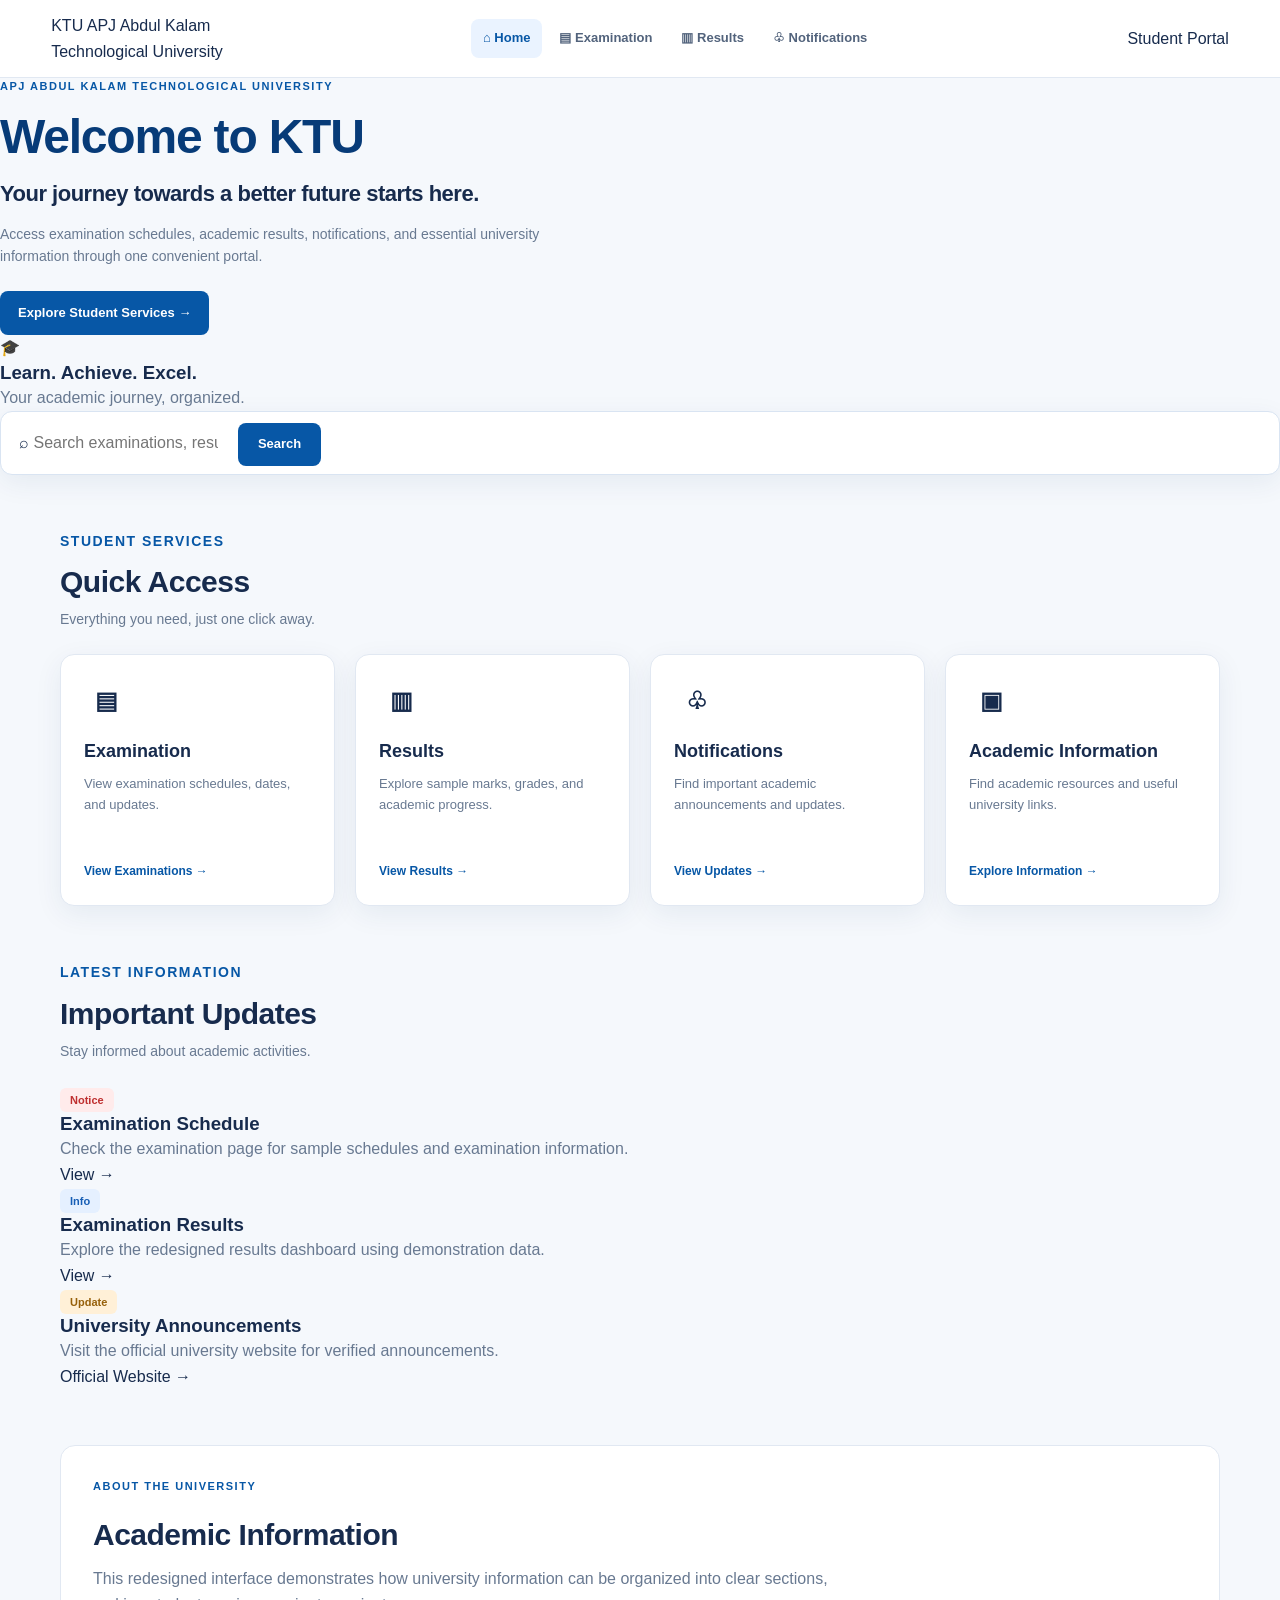
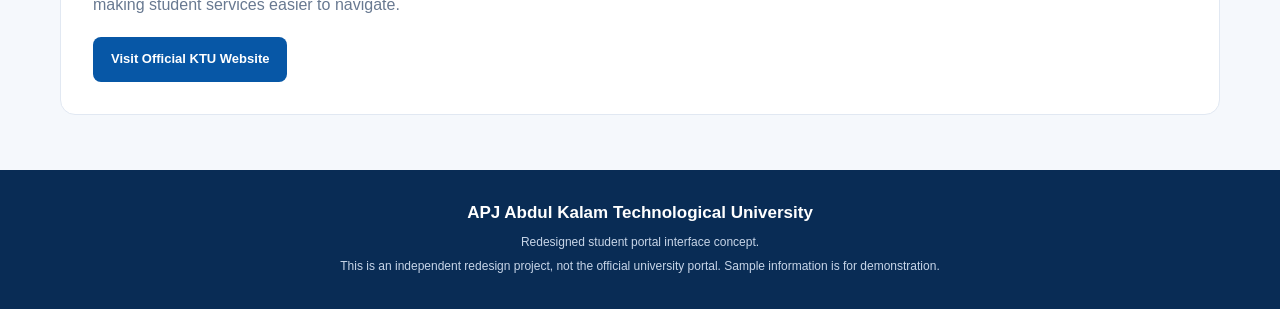
<file: index.html>
<!DOCTYPE html>
<html lang="en">
<head>
    <meta charset="UTF-8">
    <meta name="viewport" content="width=device-width, initial-scale=1.0">

    <title>APJ Abdul Kalam Technological University</title>

    <link rel="stylesheet" href="style.css">
    <script src="script.js" defer></script>
</head>

<body>

    <!-- Header -->
    <header class="navbar">
        <a href="index.html" class="logo">
            <span class="ktu-emblem">KTU</span>
            <span class="university-name">
                APJ Abdul Kalam<br>
                Technological University
            </span>
        </a>

        <nav>
            <a href="index.html" class="active">⌂ Home</a>
            <a href="examination.html">▤ Examination</a>
            <a href="results.html">▥ Results</a>
            <a href="#notifications">♧ Notifications</a>
        </nav>

        <a href="#quick-access" class="header-profile">Student Portal</a>
    </header>

    <main>

        <!-- Hero Section -->
        <section class="ktu-hero">

            <div class="hero-content">
                <p class="eyebrow">APJ ABDUL KALAM TECHNOLOGICAL UNIVERSITY</p>

                <h1>Welcome to KTU</h1>

                <h2>Your journey towards a better future starts here.</h2>

                <p>
                    Access examination schedules, academic results,
                    notifications, and essential university information
                    through one convenient portal.
                </p>

                <a href="#quick-access" class="primary-button">
                    Explore Student Services →
                </a>
            </div>

            <div class="hero-illustration">
                <div class="illustration-icon">🎓</div>
                <h3>Learn. Achieve. Excel.</h3>
                <p>Your academic journey, organized.</p>
            </div>

        </section>

        <!-- Search -->
        <section class="portal-search">
            <form id="portalSearchForm">
                <span class="search-icon">⌕</span>

                <input
                    type="search"
                    id="portalSearch"
                    placeholder="Search examinations, results, notifications..."
                    aria-label="Search portal"
                >

                <button type="submit">Search</button>
            </form>

            <p id="portalSearchMessage" aria-live="polite"></p>
        </section>

        <!-- Quick Access -->
        <section class="section" id="quick-access">

            <div class="section-heading">
                <div>
                    <p class="eyebrow">STUDENT SERVICES</p>
                    <h2>Quick Access</h2>
                    <p>Everything you need, just one click away.</p>
                </div>
            </div>

            <div class="quick-grid">

                <article class="quick-card exam-quick">
                    <div class="quick-icon">▤</div>
                    <h3>Examination</h3>
                    <p>View examination schedules, dates, and updates.</p>
                    <a href="examination.html">View Examinations →</a>
                </article>

                <article class="quick-card result-quick">
                    <div class="quick-icon">▥</div>
                    <h3>Results</h3>
                    <p>Explore sample marks, grades, and academic progress.</p>
                    <a href="results.html">View Results →</a>
                </article>

                <article class="quick-card notification-quick">
                    <div class="quick-icon">♧</div>
                    <h3>Notifications</h3>
                    <p>Find important academic announcements and updates.</p>
                    <a href="#notifications">View Updates →</a>
                </article>

                <article class="quick-card academic-quick">
                    <div class="quick-icon">▣</div>
                    <h3>Academic Information</h3>
                    <p>Find academic resources and useful university links.</p>
                    <a href="#academic-info">Explore Information →</a>
                </article>

            </div>
        </section>

        <!-- Important Updates -->
        <section class="section updates-section" id="notifications">

            <div class="section-heading">
                <div>
                    <p class="eyebrow">LATEST INFORMATION</p>
                    <h2>Important Updates</h2>
                    <p>Stay informed about academic activities.</p>
                </div>
            </div>

            <div class="announcements">

                <article class="announcement">
                    <span class="notice-label">Notice</span>

                    <div>
                        <h3>Examination Schedule</h3>
                        <p>
                            Check the examination page for sample
                            schedules and examination information.
                        </p>
                    </div>

                    <a href="examination.html">View →</a>
                </article>

                <article class="announcement">
                    <span class="notice-label info-label">Info</span>

                    <div>
                        <h3>Examination Results</h3>
                        <p>
                            Explore the redesigned results dashboard
                            using demonstration data.
                        </p>
                    </div>

                    <a href="results.html">View →</a>
                </article>

                <article class="announcement">
                    <span class="notice-label warning-label">Update</span>

                    <div>
                        <h3>University Announcements</h3>
                        <p>
                            Visit the official university website
                            for verified announcements.
                        </p>
                    </div>

                    <a
                        href="https://ktu.edu.in/"
                        target="_blank"
                        rel="noopener noreferrer"
                    >
                        Official Website →
                    </a>
                </article>

            </div>
        </section>

        <!-- Academic Information -->
        <section class="section academic-info" id="academic-info">
            <p class="eyebrow">ABOUT THE UNIVERSITY</p>
            <h2>Academic Information</h2>

            <p>
                This redesigned interface demonstrates how university
                information can be organized into clear sections,
                making student services easier to navigate.
            </p>

            <a
                href="https://ktu.edu.in/"
                target="_blank"
                rel="noopener noreferrer"
                class="primary-button"
            >
                Visit Official KTU Website
            </a>
        </section>

    </main>

    <!-- Footer -->
    <footer class="footer">
        <h3>APJ Abdul Kalam Technological University</h3>
        <p>Redesigned student portal interface concept.</p>
        <p>
            This is an independent redesign project, not the official
            university portal. Sample information is for demonstration.
        </p>
    </footer>

</body>
</html>
</file>
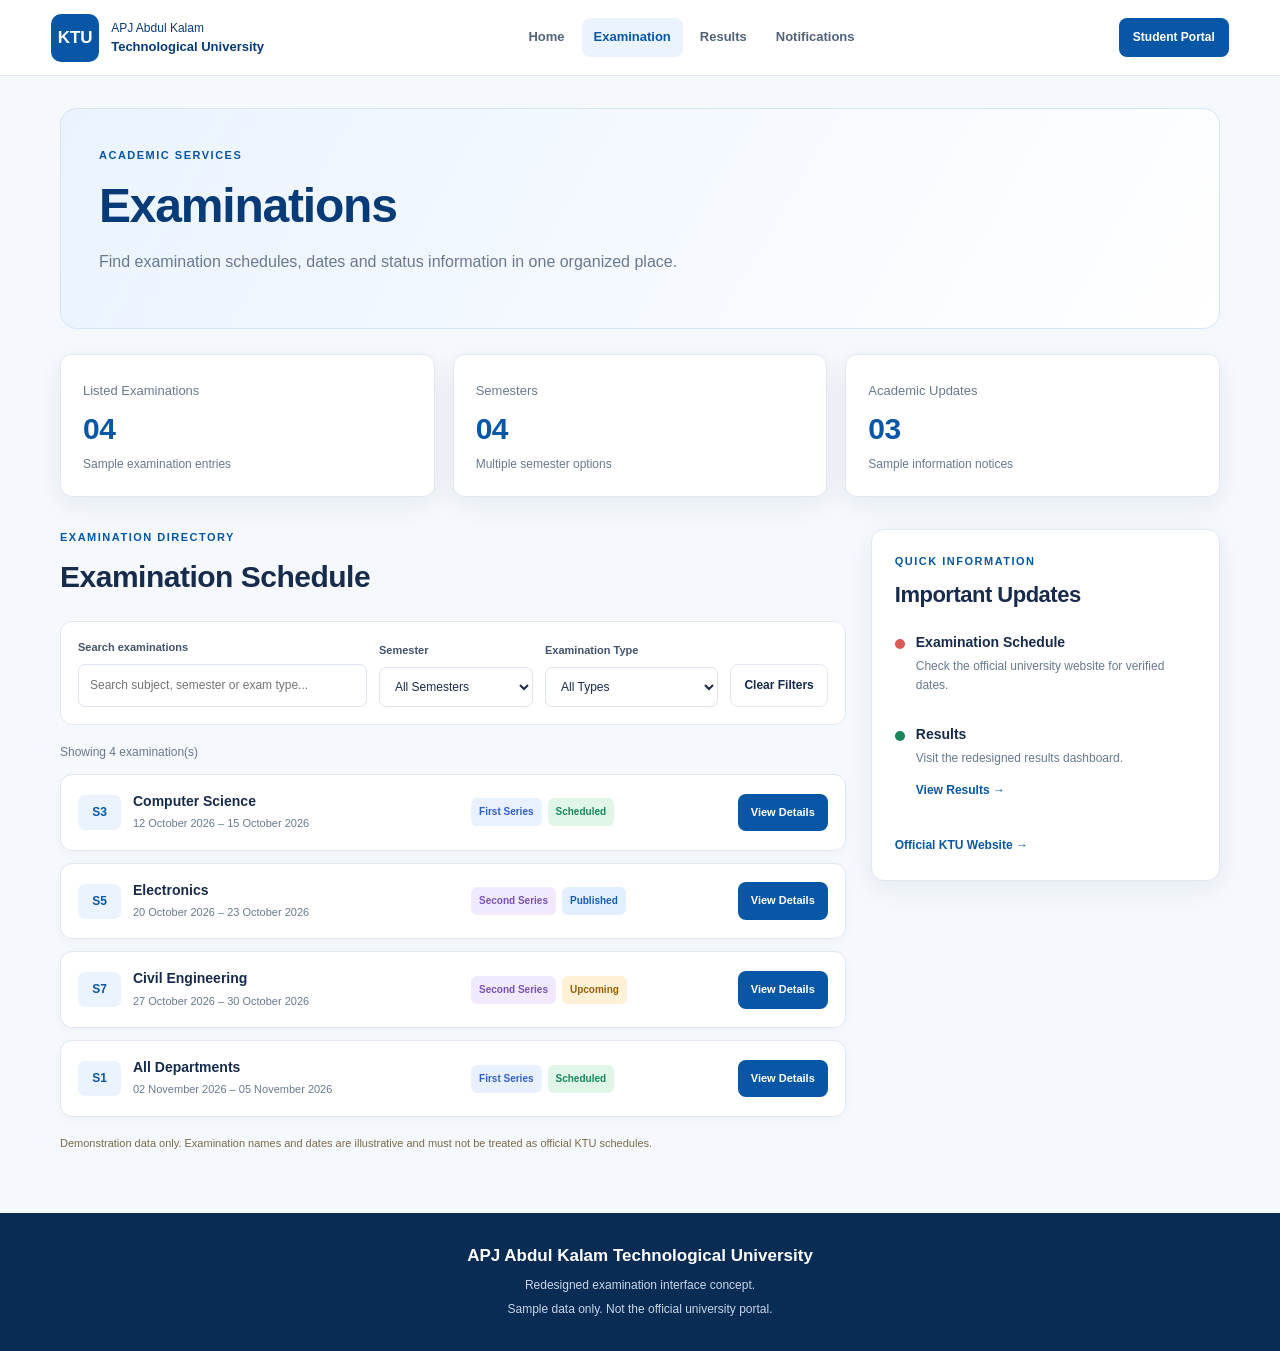
<file: examination.html>
<!DOCTYPE html>
<html lang="en">
<head>
    <meta charset="UTF-8">
    <meta name="viewport" content="width=device-width, initial-scale=1.0">
    <title>KTU | Examination</title>
    <link rel="stylesheet" href="style.css">
    <script src="script.js" defer></script>
</head>
<body>

<header class="navbar">
    <a href="index.html" class="brand">
        <span class="brand-logo">KTU</span>
        <span class="brand-text">
            APJ Abdul Kalam<br>
            <strong>Technological University</strong>
        </span>
    </a>

    <nav>
        <a href="index.html">Home</a>
        <a href="examination.html" class="active">Examination</a>
        <a href="results.html">Results</a>
        <a href="index.html#notifications">Notifications</a>
    </nav>

    <a href="index.html#quick-access" class="profile-button">Student Portal</a>
</header>

<main class="page-container">

    <section class="page-hero">
        <span class="eyebrow">ACADEMIC SERVICES</span>
        <h1>Examinations</h1>
        <p>
            Find examination schedules, dates and status information
            in one organized place.
        </p>
    </section>

    <section class="exam-stat-grid">
        <article class="stat-card">
            <span>Listed Examinations</span>
            <h2>04</h2>
            <p>Sample examination entries</p>
        </article>

        <article class="stat-card">
            <span>Semesters</span>
            <h2>04</h2>
            <p>Multiple semester options</p>
        </article>

        <article class="stat-card">
            <span>Academic Updates</span>
            <h2>03</h2>
            <p>Sample information notices</p>
        </article>
    </section>

    <section class="exam-layout">

        <div class="exam-main">
            <div class="section-heading">
                <div>
                    <span class="eyebrow">EXAMINATION DIRECTORY</span>
                    <h2>Examination Schedule</h2>
                </div>
            </div>

            <div class="filter-panel">

                <div class="filter-field search-field">
                    <label for="examSearch">Search examinations</label>
                    <input
                        type="search"
                        id="examSearch"
                        placeholder="Search subject, semester or exam type..."
                    >
                </div>

                <div class="filter-field">
                    <label for="semesterFilter">Semester</label>
                    <select id="semesterFilter">
                        <option value="all">All Semesters</option>
                        <option value="S1">Semester 1</option>
                        <option value="S3">Semester 3</option>
                        <option value="S5">Semester 5</option>
                        <option value="S7">Semester 7</option>
                    </select>
                </div>

                <div class="filter-field">
                    <label for="examTypeFilter">Examination Type</label>
                    <select id="examTypeFilter">
                        <option value="all">All Types</option>
                        <option value="First Series">First Series</option>
                        <option value="Second Series">Second Series</option>
                    </select>
                </div>

                <button type="button" id="clearExamFilters" class="secondary-button">
                    Clear Filters
                </button>

            </div>

            <p id="examCount" class="result-count" aria-live="polite"></p>

            <div class="exam-list" id="examList">

                <article class="exam-item"
                    data-semester="S3"
                    data-type="First Series">

                    <div class="exam-item-main">
                        <span class="semester-tag">S3</span>
                        <div>
                            <h3>Computer Science</h3>
                            <p>12 October 2026 – 15 October 2026</p>
                        </div>
                    </div>

                    <div class="exam-badges">
                        <span class="type-badge">First Series</span>
                        <span class="status-badge scheduled">Scheduled</span>
                    </div>

                    <button
                        class="primary-button small-button"
                        type="button"
                        data-exam-details="Computer Science"
                        data-exam-date="12 October 2026 – 15 October 2026"
                    >
                        View Details
                    </button>
                </article>

                <article class="exam-item"
                    data-semester="S5"
                    data-type="Second Series">

                    <div class="exam-item-main">
                        <span class="semester-tag">S5</span>
                        <div>
                            <h3>Electronics</h3>
                            <p>20 October 2026 – 23 October 2026</p>
                        </div>
                    </div>

                    <div class="exam-badges">
                        <span class="type-badge second-series">Second Series</span>
                        <span class="status-badge published">Published</span>
                    </div>

                    <button
                        class="primary-button small-button"
                        type="button"
                        data-exam-details="Electronics"
                        data-exam-date="20 October 2026 – 23 October 2026"
                    >
                        View Details
                    </button>
                </article>

                <article class="exam-item"
                    data-semester="S7"
                    data-type="Second Series">

                    <div class="exam-item-main">
                        <span class="semester-tag">S7</span>
                        <div>
                            <h3>Civil Engineering</h3>
                            <p>27 October 2026 – 30 October 2026</p>
                        </div>
                    </div>

                    <div class="exam-badges">
                        <span class="type-badge second-series">Second Series</span>
                        <span class="status-badge upcoming">Upcoming</span>
                    </div>

                    <button
                        class="primary-button small-button"
                        type="button"
                        data-exam-details="Civil Engineering"
                        data-exam-date="27 October 2026 – 30 October 2026"
                    >
                        View Details
                    </button>
                </article>

                <article class="exam-item"
                    data-semester="S1"
                    data-type="First Series">

                    <div class="exam-item-main">
                        <span class="semester-tag">S1</span>
                        <div>
                            <h3>All Departments</h3>
                            <p>02 November 2026 – 05 November 2026</p>
                        </div>
                    </div>

                    <div class="exam-badges">
                        <span class="type-badge">First Series</span>
                        <span class="status-badge scheduled">Scheduled</span>
                    </div>

                    <button
                        class="primary-button small-button"
                        type="button"
                        data-exam-details="All Departments"
                        data-exam-date="02 November 2026 – 05 November 2026"
                    >
                        View Details
                    </button>
                </article>

            </div>

            <div id="noExams" class="empty-state" hidden>
                <h3>No examinations found</h3>
                <p>Try another search term or clear your filters.</p>
            </div>

            <p class="demo-notice">
                Demonstration data only. Examination names and dates are
                illustrative and must not be treated as official KTU schedules.
            </p>
        </div>

        <aside class="exam-sidebar">
            <span class="eyebrow">QUICK INFORMATION</span>
            <h2>Important Updates</h2>

            <div class="sidebar-update">
                <span class="sidebar-dot"></span>
                <div>
                    <h3>Examination Schedule</h3>
                    <p>Check the official university website for verified dates.</p>
                </div>
            </div>

            <div class="sidebar-update">
                <span class="sidebar-dot green-dot"></span>
                <div>
                    <h3>Results</h3>
                    <p>Visit the redesigned results dashboard.</p>
                    <a href="results.html">View Results →</a>
                </div>
            </div>

            <a
                href="https://ktu.edu.in/"
                target="_blank"
                rel="noopener noreferrer"
                class="official-link"
            >
                Official KTU Website →
            </a>
        </aside>

    </section>

    <dialog id="examDialog" class="exam-dialog">
        <div class="dialog-content">
            <button type="button" id="closeExamDialog" class="dialog-close"
                aria-label="Close dialog">×</button>

            <span class="eyebrow">EXAMINATION DETAILS</span>
            <h2 id="dialogExamTitle">Examination</h2>
            <p id="dialogExamDate"></p>

            <p class="demo-notice">
                This is sample information, not an official examination notification.
            </p>

            <button type="button" id="dialogOkay" class="primary-button">
                Close
            </button>
        </div>
    </dialog>

</main>

<footer class="footer">
    <h3>APJ Abdul Kalam Technological University</h3>
    <p>Redesigned examination interface concept.</p>
    <p>Sample data only. Not the official university portal.</p>
</footer>

</body>
</html>
</file>
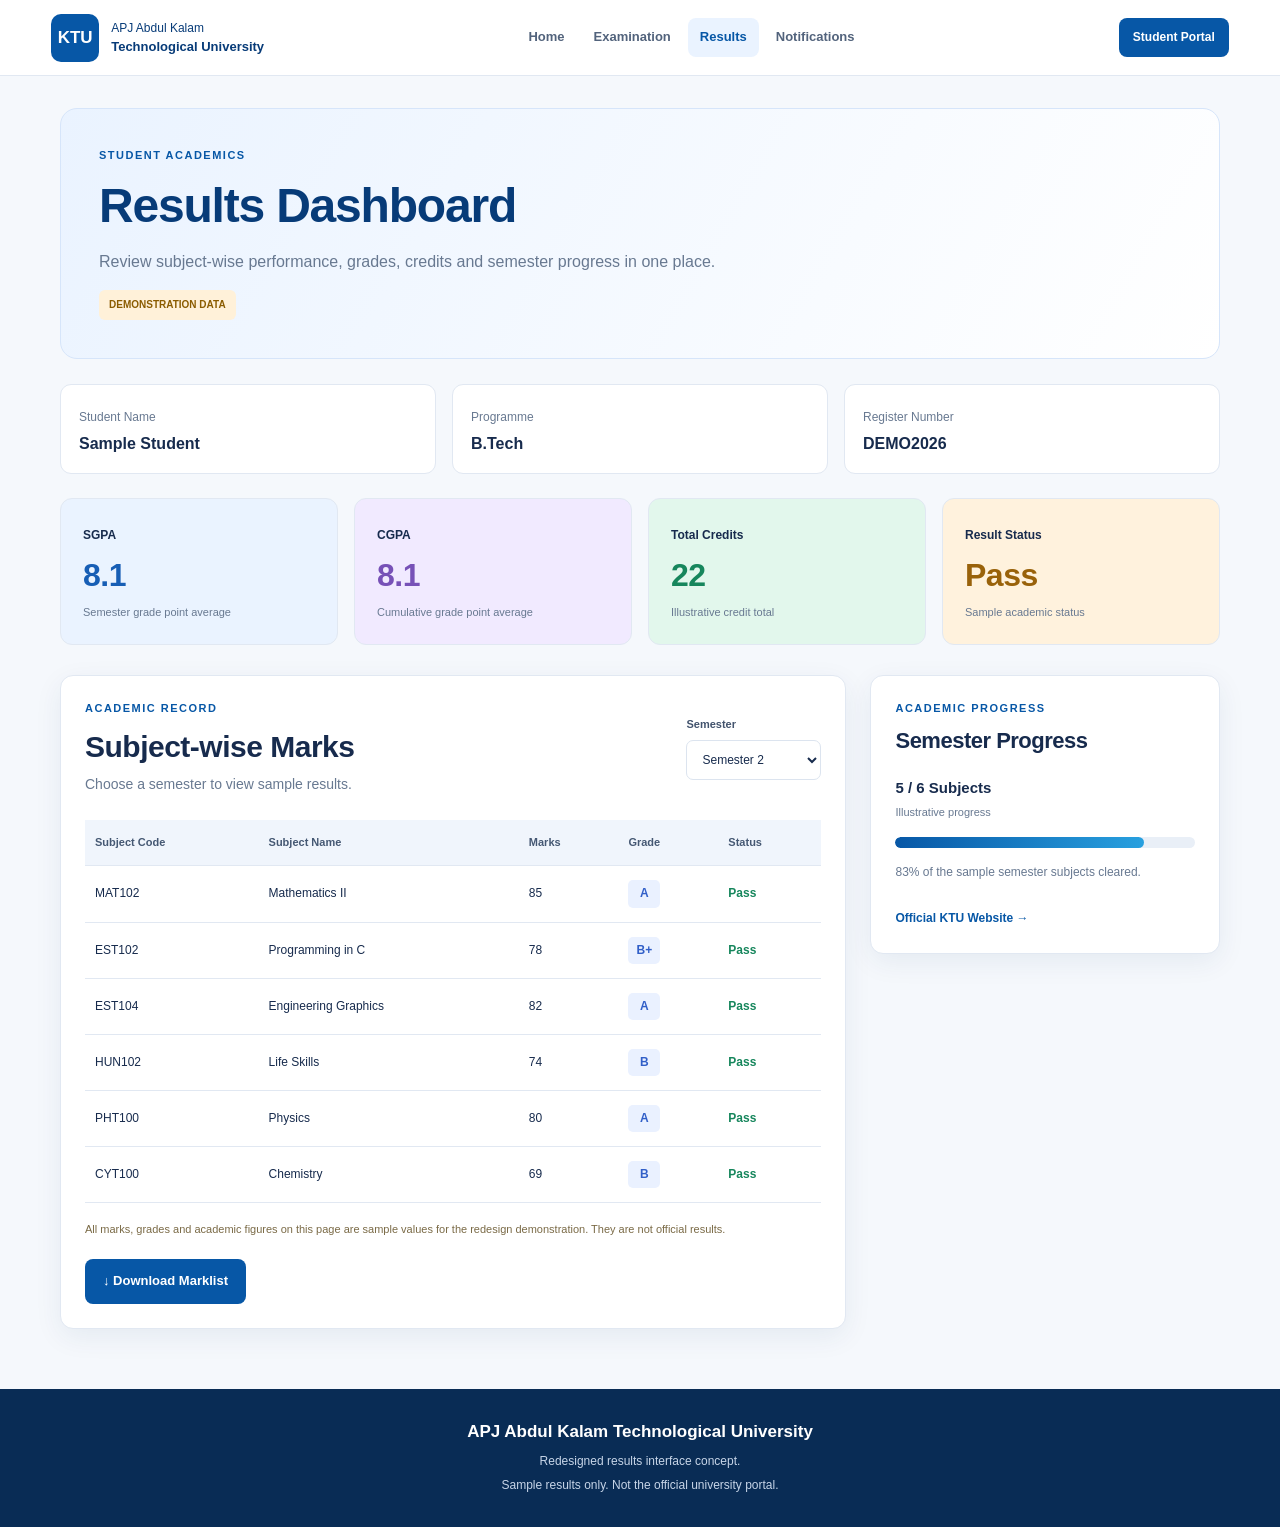
<file: results.html>
<!DOCTYPE html>
<html lang="en">
<head>
    <meta charset="UTF-8">
    <meta name="viewport" content="width=device-width, initial-scale=1.0">
    <title>KTU | Results</title>
    <link rel="stylesheet" href="style.css">
    <script src="script.js" defer></script>
</head>
<body>

<header class="navbar">
    <a href="index.html" class="brand">
        <span class="brand-logo">KTU</span>
        <span class="brand-text">
            APJ Abdul Kalam<br>
            <strong>Technological University</strong>
        </span>
    </a>

    <nav>
        <a href="index.html">Home</a>
        <a href="examination.html">Examination</a>
        <a href="results.html" class="active">Results</a>
        <a href="index.html#notifications">Notifications</a>
    </nav>

    <a href="index.html#quick-access" class="profile-button">Student Portal</a>
</header>

<main class="page-container">

    <section class="page-hero">
        <span class="eyebrow">STUDENT ACADEMICS</span>
        <h1>Results Dashboard</h1>
        <p>
            Review subject-wise performance, grades, credits
            and semester progress in one place.
        </p>
        <span class="demo-label">DEMONSTRATION DATA</span>
    </section>

    <section class="student-summary">
        <div>
            <span>Student Name</span>
            <h3>Sample Student</h3>
        </div>

        <div>
            <span>Programme</span>
            <h3>B.Tech</h3>
        </div>

        <div>
            <span>Register Number</span>
            <h3>DEMO2026</h3>
        </div>
    </section>

    <section class="performance-grid">

        <article class="performance-card blue-performance">
            <span>SGPA</span>
            <h2 id="sgpaValue">7.8</h2>
            <p>Semester grade point average</p>
        </article>

        <article class="performance-card purple-performance">
            <span>CGPA</span>
            <h2 id="cgpaValue">7.5</h2>
            <p>Cumulative grade point average</p>
        </article>

        <article class="performance-card green-performance">
            <span>Total Credits</span>
            <h2 id="creditValue">24</h2>
            <p>Illustrative credit total</p>
        </article>

        <article class="performance-card orange-performance">
            <span>Result Status</span>
            <h2 id="resultStatus">Pass</h2>
            <p>Sample academic status</p>
        </article>

    </section>

    <section class="results-layout">

        <div class="results-main">
            <div class="section-heading">
                <div>
                    <span class="eyebrow">ACADEMIC RECORD</span>
                    <h2>Subject-wise Marks</h2>
                    <p>Choose a semester to view sample results.</p>
                </div>

                <div class="semester-picker">
                    <label for="resultSemester">Semester</label>
                    <select id="resultSemester">
                        <option value="2">Semester 2</option>
                        <option value="4">Semester 4</option>
                        <option value="6">Semester 6</option>
                        <option value="8">Semester 8</option>
                    </select>
                </div>
            </div>

            <div class="table-wrapper">
                <table class="results-table">
                    <thead>
                        <tr>
                            <th>Subject Code</th>
                            <th>Subject Name</th>
                            <th>Marks</th>
                            <th>Grade</th>
                            <th>Status</th>
                        </tr>
                    </thead>

                    <tbody id="resultTableBody">
                        <tr>
                            <td>CS101</td>
                            <td>Mathematics</td>
                            <td>85</td>
                            <td><span class="grade-pill">A</span></td>
                            <td><span class="pass-label">Pass</span></td>
                        </tr>

                        <tr>
                            <td>CS102</td>
                            <td>Physics</td>
                            <td>78</td>
                            <td><span class="grade-pill">B+</span></td>
                            <td><span class="pass-label">Pass</span></td>
                        </tr>

                        <tr>
                            <td>CS103</td>
                            <td>Chemistry</td>
                            <td>72</td>
                            <td><span class="grade-pill">B</span></td>
                            <td><span class="pass-label">Pass</span></td>
                        </tr>

                        <tr>
                            <td>CS104</td>
                            <td>English</td>
                            <td>68</td>
                            <td><span class="grade-pill">B</span></td>
                            <td><span class="pass-label">Pass</span></td>
                        </tr>
                    </tbody>
                </table>
            </div>

            <p class="demo-notice">
                All marks, grades and academic figures on this page are sample
                values for the redesign demonstration. They are not official results.
            </p>

            <button type="button" id="downloadResults" class="primary-button">
                ↓ Download Marklist
            </button>
        </div>

        <aside class="progress-card">
            <span class="eyebrow">ACADEMIC PROGRESS</span>
            <h2>Semester Progress</h2>

            <div class="progress-numbers">
                <strong id="progressText">4 / 6 Subjects</strong>
                <span>Illustrative progress</span>
            </div>

            <div
                class="progress-track"
                role="progressbar"
                aria-label="Sample semester progress"
                aria-valuemin="0"
                aria-valuemax="100"
                aria-valuenow="67"
                id="progressBar"
            >
                <div class="progress-fill" id="progressFill"></div>
            </div>

            <p id="progressDescription">
                Sample semester progress information.
            </p>

            <a
                href="https://ktu.edu.in/"
                target="_blank"
                rel="noopener noreferrer"
                class="official-link"
            >
                Official KTU Website →
            </a>
        </aside>

    </section>

</main>

<footer class="footer">
    <h3>APJ Abdul Kalam Technological University</h3>
    <p>Redesigned results interface concept.</p>
    <p>Sample results only. Not the official university portal.</p>
</footer>

</body>
</html>
</file>
<file: style.css>
/* =====================================
   KTU WEBSITE REDESIGN
   Shared styles for all pages
===================================== */

:root {
    --primary: #0757a6;
    --primary-dark: #073b78;
    --primary-light: #eaf3ff;
    --background: #f5f8fc;
    --white: #ffffff;
    --text: #172b4d;
    --muted: #687991;
    --border: #e1e8f2;
    --green: #16865c;
    --shadow: 0 8px 28px rgba(20, 54, 100, 0.07);
}

* {
    margin: 0;
    padding: 0;
    box-sizing: border-box;
}

html {
    scroll-behavior: smooth;
    scroll-padding-top: 90px;
}

body {
    font-family: Arial, Helvetica, sans-serif;
    background: var(--background);
    color: var(--text);
    line-height: 1.6;
}

a {
    color: inherit;
    text-decoration: none;
}

button,
input,
select {
    font: inherit;
}

button,
select {
    cursor: pointer;
}

button:focus-visible,
a:focus-visible,
input:focus-visible,
select:focus-visible {
    outline: 3px solid #91bcff;
    outline-offset: 3px;
}

/* HEADER */

.navbar {
    min-height: 76px;
    display: flex;
    align-items: center;
    justify-content: space-between;
    gap: 22px;
    padding: 13px 4%;
    background: var(--white);
    border-bottom: 1px solid var(--border);
}

.brand {
    display: flex;
    align-items: center;
    gap: 12px;
    flex-shrink: 0;
}

.brand-logo {
    width: 48px;
    height: 48px;
    display: grid;
    place-items: center;
    background: var(--primary);
    color: var(--white);
    border-radius: 10px;
    font-size: 17px;
    font-weight: 800;
}

.brand-text {
    color: var(--primary-dark);
    font-size: 12px;
    line-height: 1.5;
}

.brand-text strong {
    font-size: 13px;
}

.navbar nav {
    display: flex;
    flex-wrap: wrap;
    align-items: center;
    gap: 5px;
}

.navbar nav a {
    padding: 9px 12px;
    border-radius: 8px;
    color: #52637c;
    font-size: 13px;
    font-weight: 700;
    transition: 0.2s ease;
}

.navbar nav a:hover,
.navbar nav a.active {
    background: var(--primary-light);
    color: var(--primary);
}

.profile-button {
    padding: 10px 14px;
    background: var(--primary);
    color: var(--white);
    border-radius: 8px;
    font-size: 12px;
    font-weight: 700;
    white-space: nowrap;
}

.profile-button:hover {
    background: var(--primary-dark);
}

/* COMMON ELEMENTS */

.eyebrow {
    display: block;
    margin-bottom: 10px;
    color: var(--primary);
    font-size: 11px;
    font-weight: 800;
    letter-spacing: 1.5px;
}

h1,
h2,
h3 {
    line-height: 1.3;
}

h1 {
    font-size: clamp(32px, 4vw, 48px);
    letter-spacing: -1.2px;
}

h2 {
    font-size: clamp(23px, 3vw, 30px);
    letter-spacing: -0.5px;
}

p {
    color: var(--muted);
}

.primary-button {
    display: inline-flex;
    align-items: center;
    justify-content: center;
    gap: 8px;
    padding: 12px 18px;
    border: none;
    border-radius: 8px;
    background: var(--primary);
    color: var(--white);
    font-size: 13px;
    font-weight: 700;
    transition: 0.2s ease;
}

.primary-button:hover {
    background: var(--primary-dark);
    transform: translateY(-1px);
}

.secondary-button {
    padding: 11px 13px;
    border: 1px solid var(--border);
    border-radius: 8px;
    background: var(--white);
    color: var(--text);
    font-size: 12px;
    font-weight: 700;
}

.secondary-button:hover {
    background: var(--primary-light);
    border-color: #b9d0f4;
}

.section {
    width: 92%;
    max-width: 1160px;
    margin: 55px auto;
}

.section-heading {
    display: flex;
    justify-content: space-between;
    align-items: center;
    flex-wrap: wrap;
    gap: 18px;
    margin-bottom: 24px;
}

.section-heading h2 {
    margin-bottom: 7px;
}

.section-heading p {
    font-size: 14px;
}

/* HOME HERO */

.home-hero {
    width: 92%;
    max-width: 1160px;
    min-height: 320px;
    margin: 32px auto 25px;
    padding: 44px;
    display: grid;
    grid-template-columns: 1.4fr 0.8fr;
    align-items: center;
    gap: 35px;
    overflow: hidden;
    border: 1px solid #d6e5fa;
    border-radius: 20px;
    background: linear-gradient(120deg, #eaf3ff, #ffffff);
}

.hero-content h1 {
    margin-bottom: 12px;
    color: var(--primary-dark);
}

.hero-content h2 {
    max-width: 540px;
    margin-bottom: 14px;
    font-size: 22px;
    font-weight: 600;
}

.hero-content > p:not(.eyebrow) {
    max-width: 560px;
    margin-bottom: 23px;
    font-size: 14px;
}

.hero-visual {
    min-height: 210px;
    display: flex;
    flex-direction: column;
    align-items: center;
    justify-content: center;
    padding: 25px;
    text-align: center;
    border: 1px solid #d8e6fa;
    border-radius: 18px;
    background:
        radial-gradient(circle at top right, #d9eaff, transparent 60%),
        #ffffff;
}

.hero-visual-icon {
    width: 100px;
    height: 100px;
    display: grid;
    place-items: center;
    margin-bottom: 16px;
    border-radius: 24px;
    background: var(--primary);
    color: white;
    font-size: 30px;
    font-weight: 800;
    box-shadow: 0 10px 24px rgba(7, 87, 166, 0.18);
}

.hero-visual h3 {
    margin-bottom: 5px;
    font-size: 20px;
}

/* HOME SEARCH */

.search-section {
    width: 92%;
    max-width: 900px;
    margin: 0 auto;
}

.portal-search {
    display: flex;
    align-items: center;
    gap: 12px;
    padding: 8px 10px 8px 18px;
    background: var(--white);
    border: 1px solid #d9e4f2;
    border-radius: 12px;
    box-shadow: var(--shadow);
}

.search-symbol {
    color: var(--primary);
    font-size: 27px;
}

.portal-search input {
    flex: 1;
    min-width: 0;
    padding: 10px 0;
    border: none;
    outline: none;
    color: var(--text);
}

.portal-search button {
    padding: 11px 20px;
    border: none;
    border-radius: 8px;
    background: var(--primary);
    color: white;
    font-size: 13px;
    font-weight: 700;
}

.portal-search button:hover {
    background: var(--primary-dark);
}

.search-message {
    min-height: 22px;
    margin-top: 8px;
    font-size: 13px;
}

/* QUICK ACCESS CARDS */

.quick-grid {
    display: grid;
    grid-template-columns: repeat(4, minmax(0, 1fr));
    gap: 20px;
}

.quick-card {
    padding: 23px;
    border: 1px solid var(--border);
    border-radius: 14px;
    background: var(--white);
    box-shadow: var(--shadow);
    transition: 0.2s ease;
}

.quick-card:hover {
    transform: translateY(-4px);
    border-color: #b9d0f4;
}

.quick-icon {
    width: 45px;
    height: 45px;
    display: grid;
    place-items: center;
    margin-bottom: 17px;
    border-radius: 12px;
    font-size: 24px;
    font-weight: 800;
}

.exam-card-color .quick-icon {
    background: #eaf0ff;
    color: #315fc8;
}

.results-card-color .quick-icon {
    background: #e3f7ed;
    color: #16865c;
}

.notification-card-color .quick-icon {
    background: #fff1d9;
    color: #a76b0a;
}

.academic-card-color .quick-icon {
    background: #f1eaff;
    color: #7751b7;
}

.quick-card h3 {
    margin-bottom: 10px;
    font-size: 18px;
}

.quick-card p {
    min-height: 66px;
    margin-bottom: 17px;
    font-size: 13px;
}

.quick-card > a {
    color: var(--primary);
    font-size: 12px;
    font-weight: 800;
}

/* HOME UPDATES */

.updates-list {
    display: grid;
    gap: 14px;
}

.update-item {
    display: flex;
    align-items: center;
    gap: 18px;
    padding: 18px 20px;
    border: 1px solid var(--border);
    border-radius: 12px;
    background: var(--white);
}

.notice-label {
    flex-shrink: 0;
    padding: 6px 10px;
    border-radius: 6px;
    background: #ffebeb;
    color: #bf3030;
    font-size: 11px;
    font-weight: 800;
}

.info-label {
    background: #e5f0ff;
    color: #175eb5;
}

.warning-label {
    background: #fff0d7;
    color: #96600a;
}

.update-content {
    flex: 1;
}

.update-content h3 {
    margin-bottom: 5px;
    font-size: 15px;
}

.update-content p {
    font-size: 13px;
}

.update-item > a {
    color: var(--primary);
    font-size: 12px;
    font-weight: 800;
    white-space: nowrap;
}

.academic-info {
    padding: 32px;
    border: 1px solid var(--border);
    border-radius: 15px;
    background: var(--white);
}

.academic-info h2 {
    margin-bottom: 12px;
}

.academic-info p {
    max-width: 760px;
    margin-bottom: 20px;
}

/* SHARED PAGE HERO */

.page-container {
    width: 92%;
    max-width: 1160px;
    margin: 32px auto 60px;
}

.page-hero {
    margin-bottom: 25px;
    padding: 38px;
    border: 1px solid #d6e5fa;
    border-radius: 17px;
    background: linear-gradient(120deg, #eaf3ff, #ffffff);
}

.page-hero h1 {
    margin-bottom: 12px;
    color: var(--primary-dark);
}

.page-hero > p {
    max-width: 750px;
    margin-bottom: 15px;
}

.demo-label {
    display: inline-block;
    padding: 7px 10px;
    border-radius: 6px;
    background: #fff1d9;
    color: #8b5c00;
    font-size: 10px;
    font-weight: 800;
}

/* EXAMINATION SUMMARY */

.exam-stat-grid {
    display: grid;
    grid-template-columns: repeat(3, minmax(0, 1fr));
    gap: 18px;
    margin-bottom: 32px;
}

.stat-card {
    padding: 22px;
    border: 1px solid var(--border);
    border-radius: 12px;
    background: var(--white);
    box-shadow: var(--shadow);
}

.stat-card > span {
    color: var(--muted);
    font-size: 13px;
}

.stat-card h2 {
    margin: 7px 0;
    color: var(--primary);
    font-size: 30px;
}

.stat-card p {
    font-size: 12px;
}

/* EXAMINATION LAYOUT */

.exam-layout {
    display: grid;
    grid-template-columns: minmax(0, 1.8fr) minmax(240px, 0.8fr);
    align-items: start;
    gap: 25px;
}

.exam-main,
.exam-sidebar,
.results-main,
.progress-card {
    min-width: 0;
}

.exam-main .section-heading {
    margin-bottom: 18px;
}

.filter-panel {
    display: grid;
    grid-template-columns: minmax(180px, 1.5fr) minmax(120px, 0.8fr) minmax(130px, 0.9fr) auto;
    align-items: end;
    gap: 12px;
    margin-bottom: 18px;
    padding: 17px;
    border: 1px solid var(--border);
    border-radius: 12px;
    background: var(--white);
}

.filter-field {
    display: grid;
    gap: 7px;
}

.filter-field label,
.semester-picker label {
    color: #42536d;
    font-size: 11px;
    font-weight: 800;
}

.filter-field input,
.filter-field select,
.semester-picker select {
    width: 100%;
    min-width: 0;
    padding: 11px;
    border: 1px solid #dce4ef;
    border-radius: 7px;
    outline: none;
    background: white;
    color: var(--text);
    font-size: 12px;
}

.filter-field input:focus,
.filter-field select:focus,
.semester-picker select:focus {
    border-color: var(--primary);
    box-shadow: 0 0 0 3px rgba(7, 87, 166, 0.1);
}

.filter-panel .secondary-button {
    min-height: 39px;
}

.result-count {
    margin-bottom: 12px;
    font-size: 12px;
}

.exam-list {
    display: grid;
    gap: 12px;
}

.exam-item {
    display: grid;
    grid-template-columns: minmax(0, 1.5fr) minmax(135px, 1fr) auto;
    align-items: center;
    gap: 14px;
    padding: 17px;
    border: 1px solid var(--border);
    border-radius: 12px;
    background: var(--white);
    box-shadow: 0 3px 12px rgba(20, 54, 100, 0.03);
    transition: 0.2s ease;
}

.exam-item:hover {
    border-color: #b7cef1;
    box-shadow: var(--shadow);
}

.exam-item-main {
    display: flex;
    align-items: center;
    gap: 12px;
}

.semester-tag {
    min-width: 43px;
    padding: 8px 5px;
    border-radius: 7px;
    background: var(--primary-light);
    color: var(--primary);
    text-align: center;
    font-size: 12px;
    font-weight: 800;
}

.exam-item h3 {
    margin-bottom: 5px;
    font-size: 14px;
}

.exam-item p {
    font-size: 11px;
}

.exam-badges {
    display: flex;
    flex-wrap: wrap;
    align-items: center;
    gap: 6px;
}

.type-badge,
.status-badge {
    display: inline-block;
    padding: 6px 8px;
    border-radius: 6px;
    background: #e9f0ff;
    color: #315fc8;
    font-size: 10px;
    font-weight: 800;
}

.second-series {
    background: #f1eaff;
    color: #7751b7;
}

.scheduled {
    background: #dff6e9;
    color: #16865c;
}

.published {
    background: #e2efff;
    color: #175eb5;
}

.upcoming {
    background: #fff0d6;
    color: #98600b;
}

.small-button {
    padding: 10px 13px;
    white-space: nowrap;
    font-size: 11px;
}

.empty-state {
    margin-top: 15px;
    padding: 35px 20px;
    border: 1px dashed #c9d6e8;
    border-radius: 12px;
    background: white;
    text-align: center;
}

.empty-state h3 {
    margin-bottom: 8px;
}

.empty-state p {
    font-size: 13px;
}

.exam-sidebar {
    padding: 23px;
    border: 1px solid var(--border);
    border-radius: 13px;
    background: var(--white);
    box-shadow: var(--shadow);
}

.exam-sidebar h2 {
    margin-bottom: 23px;
    font-size: 22px;
}

.sidebar-update {
    display: flex;
    align-items: flex-start;
    gap: 11px;
    margin-bottom: 22px;
}

.sidebar-dot {
    width: 10px;
    height: 10px;
    margin-top: 6px;
    flex-shrink: 0;
    border-radius: 50%;
    background: #dc5959;
}

.green-dot {
    background: var(--green);
}

.sidebar-update h3 {
    margin-bottom: 6px;
    font-size: 14px;
}

.sidebar-update p {
    margin-bottom: 8px;
    font-size: 12px;
}

.sidebar-update a,
.official-link {
    color: var(--primary);
    font-size: 12px;
    font-weight: 800;
}

.official-link {
    display: inline-block;
    margin-top: 12px;
}

.demo-notice {
    margin-top: 18px;
    color: #7a6a46;
    font-size: 11px;
}

/* EXAMINATION DIALOG */

.exam-dialog {
    width: min(480px, calc(100% - 32px));
    margin: auto;
    padding: 0;
    border: none;
    border-radius: 16px;
    box-shadow: 0 20px 80px rgba(0, 0, 0, 0.25);
}

.exam-dialog::backdrop {
    background: rgba(10, 25, 48, 0.55);
}

.dialog-content {
    position: relative;
    padding: 30px;
}

.dialog-content h2 {
    margin-bottom: 12px;
}

.dialog-content > p {
    margin-bottom: 12px;
}

.dialog-close {
    position: absolute;
    top: 12px;
    right: 16px;
    width: 35px;
    height: 35px;
    border: none;
    border-radius: 8px;
    background: var(--primary-light);
    color: var(--primary);
    font-size: 25px;
}

/* RESULTS SUMMARY */

.student-summary {
    display: grid;
    grid-template-columns: repeat(3, minmax(0, 1fr));
    gap: 16px;
    margin-bottom: 24px;
}

.student-summary > div {
    padding: 18px;
    border: 1px solid var(--border);
    border-radius: 11px;
    background: white;
}

.student-summary span {
    color: var(--muted);
    font-size: 12px;
}

.student-summary h3 {
    margin-top: 6px;
    font-size: 16px;
}

.performance-grid {
    display: grid;
    grid-template-columns: repeat(4, minmax(0, 1fr));
    gap: 16px;
    margin-bottom: 30px;
}

.performance-card {
    padding: 22px;
    border: 1px solid var(--border);
    border-radius: 12px;
    background: white;
}

.performance-card > span {
    font-size: 12px;
    font-weight: 700;
}

.performance-card h2 {
    margin: 8px 0;
    font-size: 32px;
}

.performance-card p {
    font-size: 11px;
}

.blue-performance {
    background: #eaf3ff;
}

.blue-performance h2 {
    color: #175eb5;
}

.purple-performance {
    background: #f1eaff;
}

.purple-performance h2 {
    color: #7751b7;
}

.green-performance {
    background: #e2f7ec;
}

.green-performance h2 {
    color: #16865c;
}

.orange-performance {
    background: #fff2dd;
}

.orange-performance h2 {
    color: #99620a;
}

/* RESULTS LAYOUT */

.results-layout {
    display: grid;
    grid-template-columns: minmax(0, 1.8fr) minmax(230px, 0.8fr);
    gap: 24px;
    align-items: start;
}

.results-main,
.progress-card {
    padding: 24px;
    border: 1px solid var(--border);
    border-radius: 13px;
    background: white;
    box-shadow: var(--shadow);
}

.semester-picker {
    display: grid;
    gap: 6px;
    min-width: 135px;
}

.table-wrapper {
    width: 100%;
    overflow-x: auto;
}

.results-table {
    width: 100%;
    border-collapse: collapse;
    text-align: left;
}

.results-table th {
    background: #f0f5fc;
    color: #455873;
    font-size: 11px;
}

.results-table th,
.results-table td {
    padding: 14px 10px;
    border-bottom: 1px solid var(--border);
    white-space: nowrap;
}

.results-table td {
    font-size: 12px;
}

.grade-pill {
    display: inline-block;
    min-width: 32px;
    padding: 4px 7px;
    border-radius: 5px;
    background: #eaf1ff;
    color: #315fc8;
    text-align: center;
    font-weight: 800;
}

.pass-label {
    color: var(--green);
    font-weight: 800;
}

.fail-label {
    color: #c23838;
    font-weight: 800;
}

#downloadResults {
    margin-top: 20px;
}

.progress-card h2 {
    margin-bottom: 20px;
    font-size: 22px;
}

.progress-numbers {
    display: grid;
    gap: 4px;
    margin-bottom: 15px;
}

.progress-numbers strong {
    font-size: 15px;
}

.progress-numbers span {
    color: var(--muted);
    font-size: 11px;
}

.progress-track {
    height: 11px;
    overflow: hidden;
    margin-bottom: 15px;
    border-radius: 20px;
    background: #e9eff7;
}

.progress-fill {
    width: 67%;
    height: 100%;
    border-radius: 20px;
    background: linear-gradient(90deg, #0757a6, #28a0df);
    transition: width 0.3s ease;
}

.progress-card > p {
    margin-bottom: 15px;
    font-size: 12px;
}

/* FOOTER */

.footer {
    margin-top: 50px;
    padding: 32px 5%;
    background: #092c55;
    color: white;
    text-align: center;
}

.footer h3 {
    margin-bottom: 9px;
    font-size: 17px;
}

.footer p {
    margin-top: 5px;
    color: #c7d5e8;
    font-size: 12px;
}

/* RESPONSIVE DESIGN */

@media (max-width: 1050px) {
    .navbar {
        flex-wrap: wrap;
    }

    .navbar nav {
        order: 3;
        width: 100%;
    }

    .quick-grid {
        grid-template-columns: repeat(2, minmax(0, 1fr));
    }

    .filter-panel {
        grid-template-columns: repeat(2, minmax(0, 1fr));
    }

    .exam-item {
        grid-template-columns: 1fr;
        align-items: start;
    }

    .exam-item .small-button {
        justify-self: start;
    }
}

@media (max-width: 760px) {
    .home-hero {
        grid-template-columns: 1fr;
        padding: 28px;
    }

    .hero-visual {
        min-height: 170px;
    }

    .exam-layout,
    .results-layout {
        grid-template-columns: 1fr;
    }

    .performance-grid {
        grid-template-columns: repeat(2, minmax(0, 1fr));
    }

    .student-summary {
        grid-template-columns: 1fr;
    }

    .exam-stat-grid {
        grid-template-columns: 1fr;
    }
}

@media (max-width: 520px) {
    .navbar {
        align-items: flex-start;
        gap: 14px;
    }

    .brand-text {
        font-size: 10px;
    }

    .brand-text strong {
        font-size: 11px;
    }

    .brand-logo {
        width: 42px;
        height: 42px;
    }

    .navbar nav {
        gap: 3px;
    }

    .navbar nav a {
        padding: 8px;
        font-size: 11px;
    }

    .profile-button {
        font-size: 11px;
    }

    .home-hero {
        margin-top: 20px;
        padding: 24px 20px;
    }

    .hero-content h1 {
        font-size: 35px;
    }

    .hero-content h2 {
        font-size: 19px;
    }

    .portal-search {
        gap: 8px;
        padding-left: 12px;
    }

    .portal-search input {
        font-size: 12px;
    }

    .portal-search button {
        padding: 10px;
        font-size: 11px;
    }

    .section {
        margin: 38px auto;
    }

    .quick-grid {
        grid-template-columns: 1fr;
    }

    .quick-card p {
        min-height: 0;
    }

    .update-item {
        align-items: flex-start;
        flex-wrap: wrap;
        gap: 10px;
    }

    .update-content {
        min-width: 150px;
    }

    .page-container {
        margin-top: 20px;
    }

    .page-hero {
        padding: 26px 21px;
    }

    .filter-panel {
        grid-template-columns: 1fr;
    }

    .performance-grid {
        grid-template-columns: 1fr 1fr;
        gap: 10px;
    }

    .performance-card {
        padding: 15px;
    }

    .performance-card h2 {
        font-size: 26px;
    }

    .results-main,
    .progress-card {
        padding: 17px 12px;
    }

    .results-table th,
    .results-table td {
        padding: 12px 9px;
    }

    .academic-info {
        padding: 24px 20px;
    }
}
</file>
